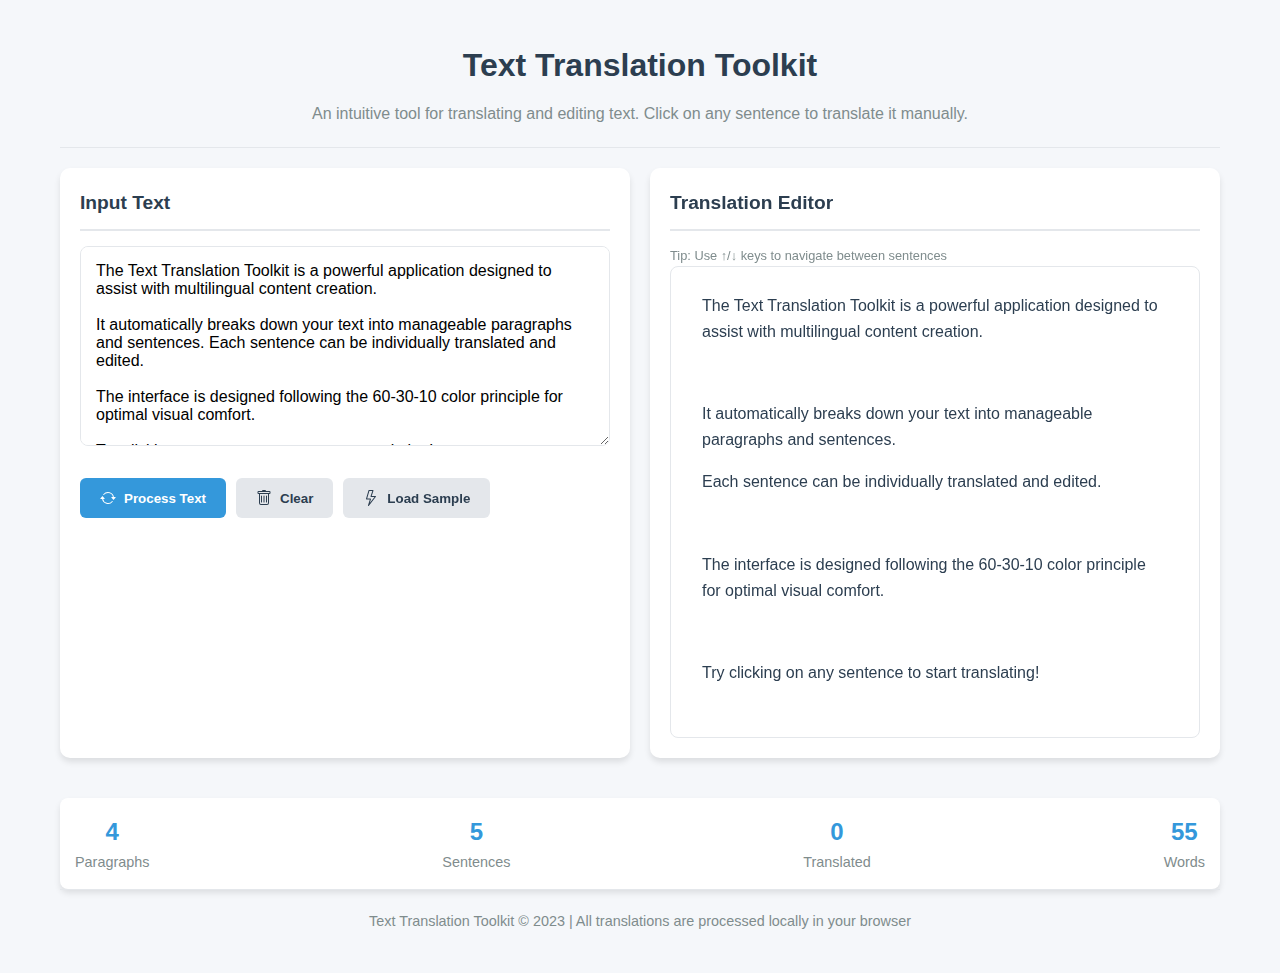
<file: index.html>
<!DOCTYPE html>
<html lang="en">
<head>
    <meta charset="UTF-8">
    <meta name="viewport" content="width=device-width, initial-scale=1.0">
    <title>Text Translation Toolkit</title>
    <style>
        :root {
            --primary-color: #f5f7fa;
            --secondary-color: #e4e7eb;
            --accent-color: #3498db;
            --accent-hover: #2980b9;
            --cancel-color: #e74c3c;
            --cancel-hover: #c0392b;
            --text-primary: #2c3e50;
            --text-secondary: #7f8c8d;
            --success-color: #2ecc71;
            --shadow: 0 4px 6px rgba(0,0,0,0.1);
        }
        
        * {
            margin: 0;
            padding: 0;
            box-sizing: border-box;
            font-family: 'Segoe UI', Tahoma, Geneva, Verdana, sans-serif;
        }
        
        body {
            background-color: var(--primary-color);
            color: var(--text-primary);
            line-height: 1.6;
        }
        
        .container {
            max-width: 1200px;
            margin: 0 auto;
            padding: 20px;
            display: flex;
            flex-direction: column;
            min-height: 100vh;
        }
        
        header {
            text-align: center;
            padding: 20px 0;
            margin-bottom: 20px;
            border-bottom: 1px solid var(--secondary-color);
        }
        
        h1 {
            color: var(--text-primary);
            margin-bottom: 10px;
            font-weight: 600;
        }
        
        .description {
            color: var(--text-secondary);
            max-width: 800px;
            margin: 0 auto;
        }
        
        .app-container {
            display: flex;
            flex: 1;
            gap: 20px;
            margin-bottom: 20px;
        }
        
        .input-section {
            flex: 1;
            background: white;
            border-radius: 10px;
            padding: 20px;
            box-shadow: var(--shadow);
        }
        
        .output-section {
            flex: 1;
            background: white;
            border-radius: 10px;
            padding: 20px;
            box-shadow: var(--shadow);
            display: flex;
            flex-direction: column;
        }
        
        .section-title {
            margin-bottom: 15px;
            padding-bottom: 10px;
            border-bottom: 2px solid var(--secondary-color);
            color: var(--text-primary);
            font-size: 1.2rem;
        }
        
        textarea {
            width: 100%;
            min-height: 200px;
            padding: 15px;
            border: 1px solid var(--secondary-color);
            border-radius: 8px;
            resize: vertical;
            font-size: 16px;
            margin-bottom: 15px;
        }
        
        textarea:focus {
            outline: none;
            border-color: var(--accent-color);
            box-shadow: 0 0 0 2px rgba(52, 152, 219, 0.2);
        }
        
        .button-group {
            display: flex;
            gap: 10px;
            margin-top: 10px;
            flex-wrap: wrap;
        }
        
        .btn {
            padding: 12px 20px;
            border: none;
            border-radius: 6px;
            cursor: pointer;
            font-weight: 600;
            transition: all 0.3s ease;
            display: flex;
            align-items: center;
            justify-content: center;
            gap: 8px;
        }
        
        .btn-primary {
            background-color: var(--accent-color);
            color: white;
        }
        
        .btn-primary:hover {
            background-color: var(--accent-hover);
        }
        
        .btn-secondary {
            background-color: var(--secondary-color);
            color: var(--text-primary);
        }
        
        .btn-secondary:hover {
            background-color: #d5d8dc;
        }
        
        .btn-cancel {
            background-color: var(--cancel-color);
            color: white;
        }
        
        .btn-cancel:hover {
            background-color: var(--cancel-hover);
        }
        
        .btn-success {
            background-color: var(--success-color);
            color: white;
        }
        
        .article-display {
            flex: 1;
            overflow-y: auto;
            padding: 10px;
            border: 1px solid var(--secondary-color);
            border-radius: 8px;
            min-height: 300px;
        }
        
        .paragraph {
            margin-bottom: 20px;
            padding: 10px;
            border-radius: 6px;
            transition: background-color 0.3s;
        }
        
        .paragraph:hover {
            background-color: rgba(228, 231, 235, 0.3);
        }
        
        .sentence {
            display: inline-block;
            margin-right: 5px;
            margin-bottom: 5px;
            padding: 5px 10px;
            border-radius: 4px;
            cursor: pointer;
            transition: all 0.2s ease;
            border: 1px solid transparent;
        }
        
        .sentence:hover {
            background-color: rgba(52, 152, 219, 0.1);
            border-color: rgba(52, 152, 219, 0.3);
        }
        
        .sentence.selected {
            background-color: rgba(52, 152, 219, 0.2);
            border-color: var(--accent-color);
        }
        
        .sentence.manual {
            background-color: rgba(46, 204, 113, 0.15);
            border-color: rgba(46, 204, 113, 0.3);
        }
        
        .editor-container {
            margin-top: 20px;
            background-color: var(--secondary-color);
            border-radius: 8px;
            padding: 20px;
            display: none;
        }
        
        .editor-container.active {
            display: block;
        }
        
        .editor-header {
            display: flex;
            justify-content: space-between;
            align-items: center;
            margin-bottom: 15px;
        }
        
        .editor-title {
            font-weight: 600;
            font-size: 1.1rem;
        }
        
        .editor-content {
            display: flex;
            flex-direction: column;
            gap: 15px;
        }
        
        .translation-box {
            background: white;
            border-radius: 6px;
            padding: 15px;
            box-shadow: 0 2px 4px rgba(0,0,0,0.05);
        }
        
        .translation-label {
            display: block;
            margin-bottom: 8px;
            font-weight: 600;
            color: var(--text-secondary);
            font-size: 0.9rem;
        }
        
        .editor-footer {
            display: flex;
            justify-content: flex-end;
            gap: 10px;
            margin-top: 15px;
        }
        
        .stats {
            display: flex;
            justify-content: space-between;
            padding: 15px;
            background: white;
            border-radius: 8px;
            box-shadow: var(--shadow);
            margin-top: 20px;
            font-size: 0.9rem;
        }
        
        .stat-item {
            text-align: center;
        }
        
        .stat-value {
            font-size: 1.5rem;
            font-weight: 700;
            color: var(--accent-color);
        }
        
        .stat-label {
            color: var(--text-secondary);
        }
        
        footer {
            text-align: center;
            padding: 20px 0;
            color: var(--text-secondary);
            font-size: 0.9rem;
            border-top: 1px solid var(--secondary-color);
        }
        
        .keyboard-hint {
            font-size: 0.8rem;
            color: var(--text-secondary);
            margin-top: 5px;
        }
        
        .empty-state {
            text-align: center;
            padding: 40px 20px;
            color: var(--text-secondary);
        }
        
        .empty-state i {
            font-size: 3rem;
            margin-bottom: 15px;
            color: var(--secondary-color);
        }
        
        @media (max-width: 768px) {
            .app-container {
                flex-direction: column;
            }
            
            .button-group {
                flex-direction: column;
            }
            
            .btn {
                width: 100%;
            }
        }
    </style>
</head>
<body>
    <div class="container">
        <header>
            <h1>Text Translation Toolkit</h1>
            <p class="description">An intuitive tool for translating and editing text. Click on any sentence to translate it manually.</p>
        </header>
        
        <div class="app-container">
            <div class="input-section">
                <h2 class="section-title">Input Text</h2>
                <textarea id="sourceText" placeholder="Enter or paste your text here...">Hello World. Hello Hell. Hello War.
Hello World. Hello Hell. Hello War.
Hello World. Hello Hell. Hello War.</textarea>
                
                <div class="button-group">
                    <button id="processBtn" class="btn btn-primary">
                        <svg width="16" height="16" fill="currentColor" viewBox="0 0 16 16">
                            <path d="M11.534 7h3.932a.25.25 0 0 1 .192.41l-1.966 2.36a.25.25 0 0 1-.384 0l-1.966-2.36a.25.25 0 0 1 .192-.41zm-11 2h3.932a.25.25 0 0 0 .192-.41L2.692 6.23a.25.25 0 0 0-.384 0L.342 8.59A.25.25 0 0 0 .534 9z"/>
                            <path fill-rule="evenodd" d="M8 3c-1.552 0-2.94.707-3.857 1.818a.5.5 0 1 1-.771-.636A6.002 6.002 0 0 1 13.917 7H12.9A5.002 5.002 0 0 0 8 3zM3.1 9a5.002 5.002 0 0 0 8.757 2.182.5.5 0 1 1 .771.636A6.002 6.002 0 0 1 2.083 9H3.1z"/>
                        </svg>
                        Process Text
                    </button>
                    <button id="clearBtn" class="btn btn-secondary">
                        <svg width="16" height="16" fill="currentColor" viewBox="0 0 16 16">
                            <path d="M5.5 5.5A.5.5 0 0 1 6 6v6a.5.5 0 0 1-1 0V6a.5.5 0 0 1 .5-.5zm2.5 0a.5.5 0 0 1 .5.5v6a.5.5 0 0 1-1 0V6a.5.5 0 0 1 .5-.5zm3 .5a.5.5 0 0 0-1 0v6a.5.5 0 0 0 1 0V6z"/>
                            <path fill-rule="evenodd" d="M14.5 3a1 1 0 0 1-1 1H13v9a2 2 0 0 1-2 2H5a2 2 0 0 1-2-2V4h-.5a1 1 0 0 1-1-1V2a1 1 0 0 1 1-1H6a1 1 0 0 1 1-1h2a1 1 0 0 1 1 1h3.5a1 1 0 0 1 1 1v1zM4.118 4 4 4.059V13a1 1 0 0 0 1 1h6a1 1 0 0 0 1-1V4.059L11.882 4H4.118zM2.5 3V2h11v1h-11z"/>
                        </svg>
                        Clear
                    </button>
                    <button id="sampleBtn" class="btn btn-secondary">
                        <svg width="16" height="16" fill="currentColor" viewBox="0 0 16 16">
                            <path d="M5.52.359A.5.5 0 0 1 6 0h4a.5.5 0 0 1 .474.658L8.694 6H12.5a.5.5 0 0 1 .395.807l-7 9a.5.5 0 0 1-.873-.454L6.823 9.5H3.5a.5.5 0 0 1-.48-.641l2.5-8.5zM6.374 1 4.168 8.5H7.5a.5.5 0 0 1 .478.647L6.78 13.04 11.478 7H8a.5.5 0 0 1-.474-.658L9.306 1H6.374z"/>
                        </svg>
                        Load Sample
                    </button>
                </div>
            </div>
            
            <div class="output-section">
                <div class="section-header">
                    <h2 class="section-title">Translation Editor</h2>
                    <p class="keyboard-hint">Tip: Use ↑/↓ keys to navigate between sentences</p>
                </div>
                
                <div id="articleDisplay" class="article-display">
                    <div class="empty-state">
                        <svg width="64" height="64" fill="currentColor" viewBox="0 0 16 16">
                            <path d="M14.5 3a.5.5 0 0 1 .5.5v9a.5.5 0 0 1-.5.5h-13a.5.5 0 0 1-.5-.5v-9a.5.5 0 0 1 .5-.5h13zm-13-1A1.5 1.5 0 0 0 0 3.5v9A1.5 1.5 0 0 0 1.5 14h13a1.5 1.5 0 0 0 1.5-1.5v-9A1.5 1.5 0 0 0 14.5 2h-13z"/>
                            <path d="M3 5.5a.5.5 0 0 1 .5-.5h9a.5.5 0 0 1 0 1h-9a.5.5 0 0 1-.5-.5zM3 8a.5.5 0 0 1 .5-.5h9a.5.5 0 0 1 0 1h-9A.5.5 0 0 1 3 8zm0 2.5a.5.5 0 0 1 .5-.5h6a.5.5 0 0 1 0 1h-6a.5.5 0 0 1-.5-.5z"/>
                        </svg>
                        <h3>No Text Processed</h3>
                        <p>Enter your text and click "Process Text" to begin</p>
                    </div>
                </div>
                
                <div id="editor" class="editor-container">
                    <div class="editor-header">
                        <div class="editor-title">Edit Translation</div>
                        <button id="closeEditor" class="btn btn-secondary">
                            <svg width="16" height="16" fill="currentColor" viewBox="0 0 16 16">
                                <path d="M4.646 4.646a.5.5 0 0 1 .708 0L8 7.293l2.646-2.647a.5.5 0 0 1 .708.708L8.707 8l2.647 2.646a.5.5 0 0 1-.708.708L8 8.707l-2.646 2.647a.5.5 0 0 1-.708-.708L7.293 8 4.646 5.354a.5.5 0 0 1 0-.708z"/>
                            </svg>
                        </button>
                    </div>
                    
                    <div class="editor-content">
                        <div class="translation-box">
                            <span class="translation-label">Original Text</span>
                            <div id="originalText"></div>
                        </div>
                        
                        <div class="translation-box">
                            <span class="translation-label">Machine Translation</span>
                            <div id="machineTranslation">No machine translation available</div>
                        </div>
                        
                        <div class="translation-box">
                            <span class="translation-label">Your Translation</span>
                            <textarea id="manualTranslation" placeholder="Enter your translation here..."></textarea>
                        </div>
                    </div>
                    
                    <div class="editor-footer">
                        <button id="cancelBtn" class="btn btn-cancel">Cancel</button>
                        <button id="applyBtn" class="btn btn-success">Apply Translation</button>
                    </div>
                </div>
            </div>
        </div>
        
        <div class="stats">
            <div class="stat-item">
                <div class="stat-value" id="paragraphCount">0</div>
                <div class="stat-label">Paragraphs</div>
            </div>
            <div class="stat-item">
                <div class="stat-value" id="sentenceCount">0</div>
                <div class="stat-label">Sentences</div>
            </div>
            <div class="stat-item">
                <div class="stat-value" id="translatedCount">0</div>
                <div class="stat-label">Translated</div>
            </div>
            <div class="stat-item">
                <div class="stat-value" id="wordCount">0</div>
                <div class="stat-label">Words</div>
            </div>
        </div>
        
        <footer>
            <p>Text Translation Toolkit &copy; 2023 | All translations are processed locally in your browser</p>
        </footer>
    </div>

    <script>
        class TTKHelper {
            static getUUID() {
                return 'xxxxxxxx_xxxx_4xxx_yxxx_xxxxxxxxxxxx'.replace(/[xy]/g, function(c) {
                    const r = Math.random() * 16 | 0;
                    const v = c === 'x' ? r : (r & 0x3 | 0x8);
                    return v.toString(16);
                });
            }
        }

        class Source {
            constructor(original = '', machine = '', manual = '') {
                this.original = original;
                this.machine = machine;
                this.manual = manual;
            }
        }

        class Sentence {
            constructor(sourceText = '') {
                this.id = "sentence_" + TTKHelper.getUUID();
                this.source = new Source(sourceText);
                this.type = "sentence";
                this.displayed = "original";
            }
        }

        class Paragraph {
            constructor(sourceText = '') {
                this.id = "paragraph_" + TTKHelper.getUUID();
                this.type = "paragraph";
                this.sentences = [];
                
                // Split text into sentences (simplified version)
                const sentenceRegex = /[^.!?]+[.!?]+/g;
                const sentences = sourceText.match(sentenceRegex) || [sourceText];
                
                sentences.forEach(sentence => {
                    this.addSentence(sentence.trim());
                });
            }
            
            addSentence(sourceText) {
                const sentence = new Sentence(sourceText);
                this.sentences.push(sentence);
            }
        }

        class Article {
            constructor(sourceText = '') {
                this.id = "article_" + TTKHelper.getUUID();
                this.type = "article";
                this.selectedSentence = null;
                this.paragraphs = [];
                
                // Split text into paragraphs
                const paragraphs = sourceText.split(/\n+/).filter(p => p.trim());
                
                paragraphs.forEach(paragraph => {
                    this.addParagraph(paragraph.trim());
                });
            }
            
            addParagraph(sourceText) {
                const paragraph = new Paragraph(sourceText);
                this.paragraphs.push(paragraph);
            }
        }

        class App {
            constructor() {
                this.article = null;
                this.currentSentenceIndex = -1;
                this.currentParagraphIndex = -1;
                this.initDOM();
                this.initEvents();
            }
            
            initDOM() {
                this.sourceTextArea = document.getElementById('sourceText');
                this.articleDisplay = document.getElementById('articleDisplay');
                this.editor = document.getElementById('editor');
                this.originalText = document.getElementById('originalText');
                this.machineTranslation = document.getElementById('machineTranslation');
                this.manualTranslation = document.getElementById('manualTranslation');
                this.paragraphCount = document.getElementById('paragraphCount');
                this.sentenceCount = document.getElementById('sentenceCount');
                this.translatedCount = document.getElementById('translatedCount');
                this.wordCount = document.getElementById('wordCount');
            }
            
            initEvents() {
                document.getElementById('processBtn').addEventListener('click', () => this.processText());
                document.getElementById('clearBtn').addEventListener('click', () => this.clearText());
                document.getElementById('sampleBtn').addEventListener('click', () => this.loadSample());
                document.getElementById('applyBtn').addEventListener('click', () => this.applyTranslation());
                document.getElementById('cancelBtn').addEventListener('click', () => this.cancelTranslation());
                document.getElementById('closeEditor').addEventListener('click', () => this.closeEditor());
                
                // Keyboard navigation
                document.addEventListener('keydown', (e) => {
                    if (e.key === 'ArrowDown' && e.ctrlKey) {
                        e.preventDefault();
                        this.navigateSentences(1);
                    } else if (e.key === 'ArrowUp' && e.ctrlKey) {
                        e.preventDefault();
                        this.navigateSentences(-1);
                    }
                });
            }
            
            processText() {
                const sourceText = this.sourceTextArea.value.trim();
                if (!sourceText) return;
                
                this.article = new Article(sourceText);
                this.renderArticle();
                this.updateStats();
            }
            
            clearText() {
                this.sourceTextArea.value = '';
                this.articleDisplay.innerHTML = `
                    <div class="empty-state">
                        <svg width="64" height="64" fill="currentColor" viewBox="0 0 16 16">
                            <path d="M14.5 3a.5.5 0 0 1 .5.5v9a.5.5 0 0 1-.5.5h-13a.5.5 0 0 1-.5-.5v-9a.5.5 0 0 1 .5-.5h13zm-13-1A1.5 1.5 0 0 0 0 3.5v9A1.5 1.5 0 0 0 1.5 14h13a1.5 1.5 0 0 0 1.5-1.5v-9A1.5 1.5 0 0 0 14.5 2h-13z"/>
                            <path d="M3 5.5a.5.5 0 0 1 .5-.5h9a.5.5 0 0 1 0 1h-9a.5.5 0 0 1-.5-.5zM3 8a.5.5 0 0 1 .5-.5h9a.5.5 0 0 1 0 1h-9A.5.5 0 0 1 3 8zm0 2.5a.5.5 0 0 1 .5-.5h6a.5.5 0 0 1 0 1h-6a.5.5 0 0 1-.5-.5z"/>
                        </svg>
                        <h3>No Text Processed</h3>
                        <p>Enter your text and click "Process Text" to begin</p>
                    </div>
                `;
                this.closeEditor();
                this.updateStats();
            }
            
            loadSample() {
                this.sourceTextArea.value = `The Text Translation Toolkit is a powerful application designed to assist with multilingual content creation. 

It automatically breaks down your text into manageable paragraphs and sentences. Each sentence can be individually translated and edited. 

The interface is designed following the 60-30-10 color principle for optimal visual comfort. 

Try clicking on any sentence to start translating!`;
                this.processText();
            }
            
            renderArticle() {
                if (!this.article) return;
                
                let html = '';
                
                this.article.paragraphs.forEach((paragraph, pIndex) => {
                    html += `<div class="paragraph" id="${paragraph.id}">`;
                    
                    paragraph.sentences.forEach((sentence, sIndex) => {
                        const text = sentence.source[sentence.displayed] || sentence.source.original;
                        const isManual = sentence.displayed === "manual";
                        const isSelected = this.article.selectedSentence === sentence;
                        
                        html += `<span class="sentence ${isManual ? 'manual' : ''} ${isSelected ? 'selected' : ''}" 
                                  data-pindex="${pIndex}" 
                                  data-sindex="${sIndex}"
                                  id="${sentence.id}">${text}</span>`;
                    });
                    
                    html += '</div>';
                });
                
                this.articleDisplay.innerHTML = html;
                
                // Add event listeners to sentences
                document.querySelectorAll('.sentence').forEach(el => {
                    el.addEventListener('click', (e) => {
                        const pIndex = parseInt(e.target.dataset.pindex);
                        const sIndex = parseInt(e.target.dataset.sindex);
                        this.selectSentence(pIndex, sIndex);
                    });
                });
            }
            
            selectSentence(pIndex, sIndex) {
                if (!this.article || !this.article.paragraphs[pIndex] || 
                    !this.article.paragraphs[pIndex].sentences[sIndex]) return;
                
                this.currentParagraphIndex = pIndex;
                this.currentSentenceIndex = sIndex;
                
                const sentence = this.article.paragraphs[pIndex].sentences[sIndex];
                this.article.selectedSentence = sentence;
                
                // Update UI
                document.querySelectorAll('.sentence').forEach(el => el.classList.remove('selected'));
                document.getElementById(sentence.id).classList.add('selected');
                
                // Scroll to sentence
                document.getElementById(sentence.id).scrollIntoView({ 
                    behavior: 'smooth', 
                    block: 'center' 
                });
                
                // Show editor
                this.openEditor(sentence);
            }
            
            navigateSentences(direction) {
                if (!this.article || this.currentParagraphIndex === -1) return;
                
                let newPIndex = this.currentParagraphIndex;
                let newSIndex = this.currentSentenceIndex + direction;
                
                // Handle moving to next/previous paragraph
                while (newSIndex < 0 || newSIndex >= this.article.paragraphs[newPIndex].sentences.length) {
                    if (direction > 0) {
                        // Move to next paragraph
                        newPIndex++;
                        if (newPIndex >= this.article.paragraphs.length) {
                            newPIndex = 0; // Loop to first paragraph
                        }
                        newSIndex = 0;
                    } else {
                        // Move to previous paragraph
                        newPIndex--;
                        if (newPIndex < 0) {
                            newPIndex = this.article.paragraphs.length - 1; // Loop to last paragraph
                        }
                        newSIndex = this.article.paragraphs[newPIndex].sentences.length - 1;
                    }
                    
                    // Found a paragraph with sentences
                    if (this.article.paragraphs[newPIndex].sentences.length > 0) {
                        break;
                    }
                }
                
                this.selectSentence(newPIndex, newSIndex);
            }
            
            openEditor(sentence) {
                this.originalText.textContent = sentence.source.original;
                this.manualTranslation.value = sentence.source.manual || '';
                this.editor.classList.add('active');
                
                // Focus on the translation field
                setTimeout(() => {
                    this.manualTranslation.focus();
                }, 100);
            }
            
            closeEditor() {
                this.editor.classList.remove('active');
                this.article.selectedSentence = null;
                document.querySelectorAll('.sentence').forEach(el => el.classList.remove('selected'));
            }
            
            applyTranslation() {
                if (!this.article || !this.article.selectedSentence) return;
                
                const sentence = this.article.selectedSentence;
                sentence.source.manual = this.manualTranslation.value;
                
                if (sentence.source.manual.trim()) {
                    sentence.displayed = "manual";
                } else {
                    sentence.displayed = "original";
                }
                
                this.renderArticle();
                this.updateStats();
                this.closeEditor();
            }
            
            cancelTranslation() {
                this.closeEditor();
            }
            
            updateStats() {
                if (!this.article) {
                    this.paragraphCount.textContent = '0';
                    this.sentenceCount.textContent = '0';
                    this.translatedCount.textContent = '0';
                    this.wordCount.textContent = '0';
                    return;
                }
                
                // Count paragraphs and sentences
                const paragraphCount = this.article.paragraphs.length;
                let sentenceCount = 0;
                let translatedCount = 0;
                let wordCount = 0;
                
                this.article.paragraphs.forEach(paragraph => {
                    sentenceCount += paragraph.sentences.length;
                    
                    paragraph.sentences.forEach(sentence => {
                        if (sentence.displayed === "manual" && sentence.source.manual.trim()) {
                            translatedCount++;
                        }
                        
                        // Count words in original text
                        const words = sentence.source.original.split(/\s+/).filter(word => word.trim());
                        wordCount += words.length;
                    });
                });
                
                this.paragraphCount.textContent = paragraphCount;
                this.sentenceCount.textContent = sentenceCount;
                this.translatedCount.textContent = translatedCount;
                this.wordCount.textContent = wordCount;
            }
        }

        // Initialize the app when the DOM is loaded
        document.addEventListener('DOMContentLoaded', () => {
            const app = new App();
            // Process sample text on load
            app.loadSample();
        });
    </script>
</body>
</html>
</file>
